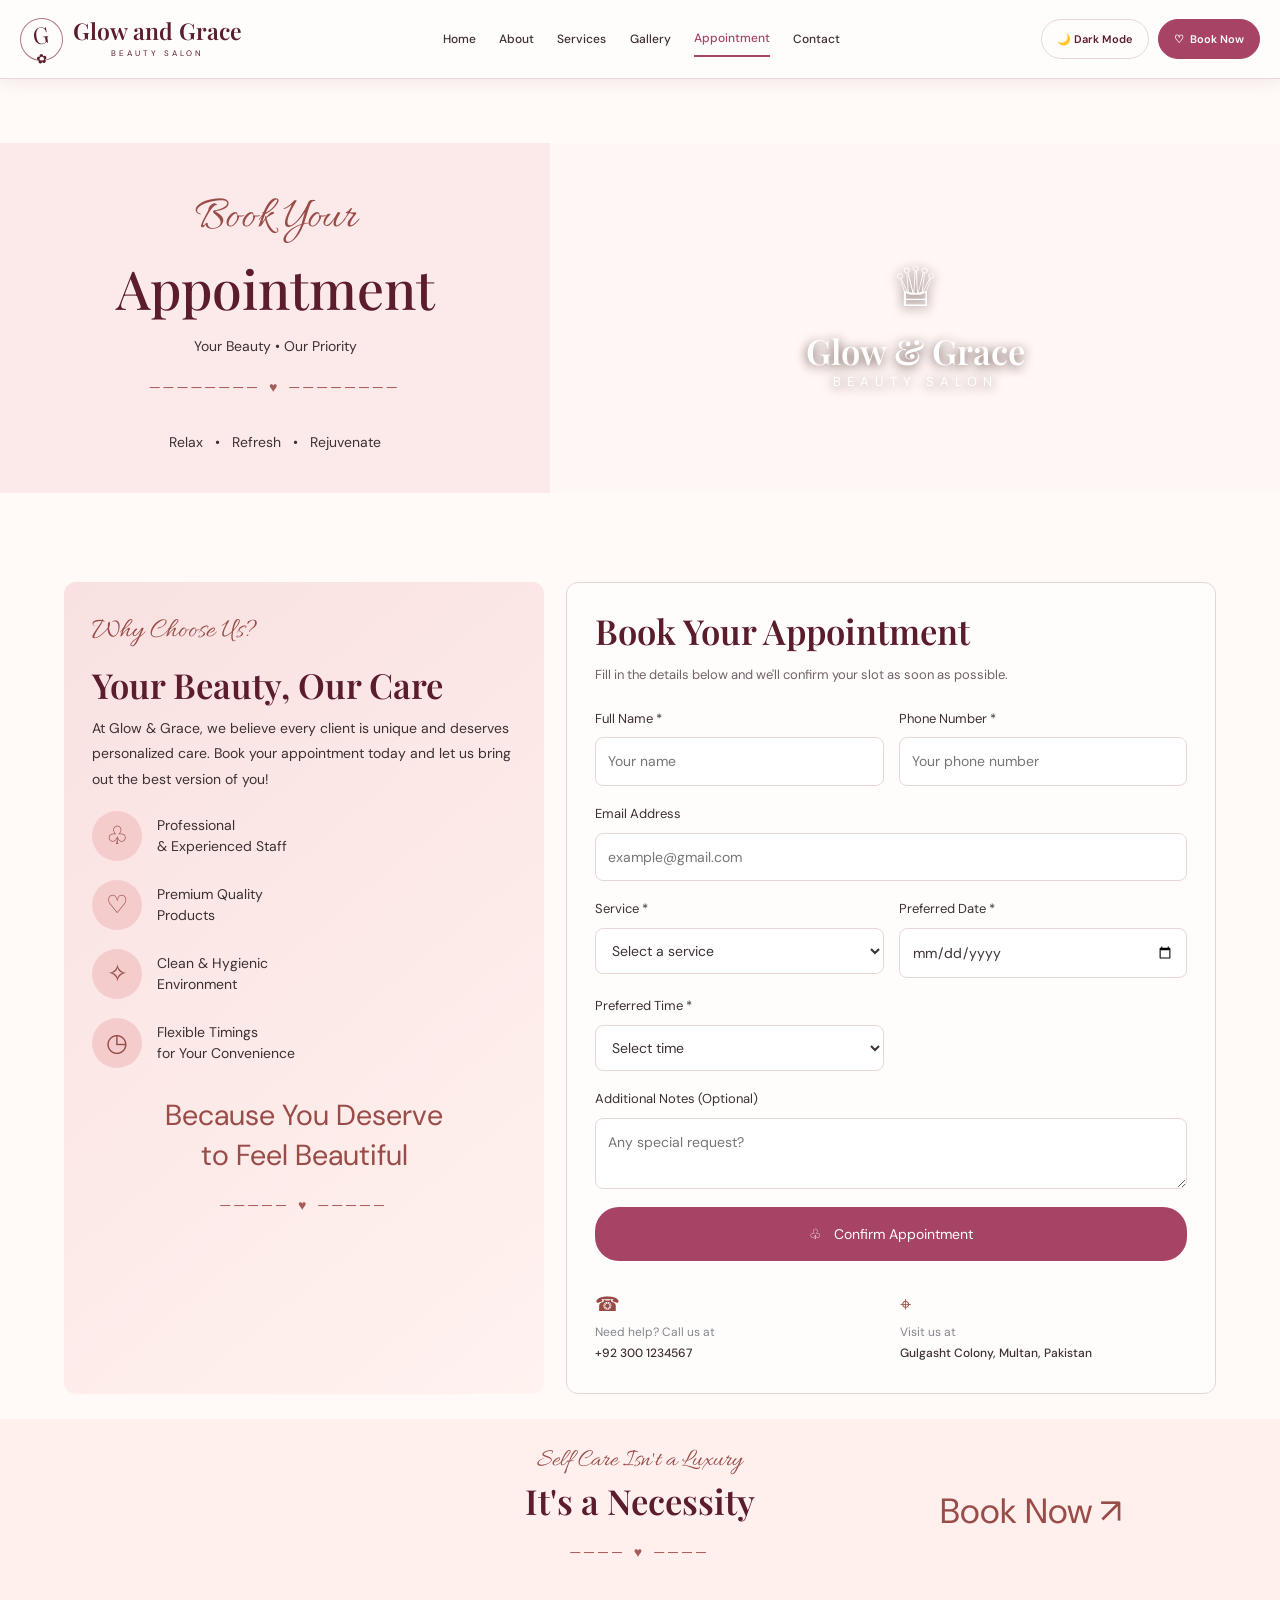
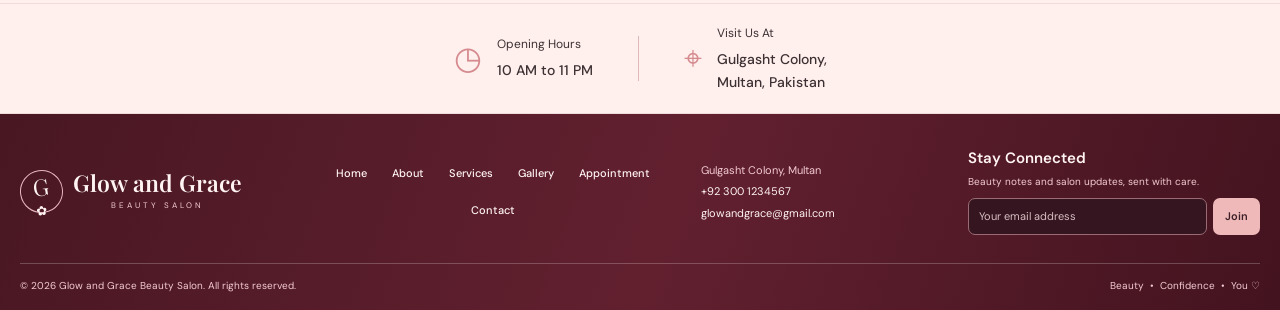
<file: appointment.html>
<!DOCTYPE html>
<html lang="en">
<head>
<meta charset="UTF-8">
<meta name="viewport" content="width=device-width, initial-scale=1.0">
<title>Appointment | Glow & Grace Beauty Salon</title>
<link href="https://fonts.googleapis.com/css2?family=DM+Sans:wght@400;500;600;700&family=Playfair+Display:wght@500;600;700&family=Allura&display=swap" rel="stylesheet">
<style>
* { margin: 0; padding: 0; box-sizing: border-box; }
body { font-family: 'DM Sans', sans-serif; background: #fffdfb; color: #222; }
a { text-decoration: none; color: inherit; }
header { background: #111113; color: white; padding: 18px 5%; display: flex; justify-content: space-between; align-items: center; gap: 20px; }
.logo { color: #efb9b9; font-family: 'Dancing Script', cursive; font-size: 32px; white-space: nowrap; }
.logo small { display: block; font-family: 'DM Sans', sans-serif; font-size: 10px; letter-spacing: 5px; text-align: center; }
nav { display: flex; gap: 23px; align-items: center; flex-wrap: wrap; }
nav a { font-size: 13px; }
nav a:hover { color: #efb9b9; }
.book-btn { background: #efb9b9; padding: 12px 20px; border-radius: 10px; color: #171313; white-space: nowrap; }
.hero { display: grid; grid-template-columns: 43% 57%; min-height: 350px; position: relative; }
/* THEME - CONTACT PAGE JAISA - SIRF YE ADD HUA HAI */
.theme-place { position: absolute; right: 4%; top: 22%; z-index: 2; text-align: center; }
.theme-toggle { background: #fff; color: #5b1d2c; border: 1px solid #ead6d6; border-radius: 25px; padding: 12px 20px; font-size: 12px; font-weight: 600; font-family: Arial, sans-serif; cursor: pointer; box-shadow: 0 4px 12px rgba(0,0,0,.15); }
.hero-left { background: #fceaea; display: flex; flex-direction: column; justify-content: center; align-items: center; text-align: center; padding: 35px 20px; }
.script { font-family: 'Dancing Script', cursive; color: #994c48; }
.hero-left .script { font-size: 46px; }
.hero h1 { font-family: 'Playfair Display', serif; font-size: 48px; font-weight: 500; }
.hero-left p { margin-top: 15px; }
.heart { margin: 18px 0; color: #a85b58; letter-spacing: 4px; }
.hero-right { position: relative; min-height: 350px; background-image: linear-gradient(rgba(255,235,235,.08), rgba(255,235,235,.08)), url("https://images.unsplash.com/photo-1560066984-138dadb4c035?auto=format&fit=crop&w=1400&q=90"); background-size: cover; background-position: center; display: flex; align-items: center; justify-content: center; }
.image-logo { text-align: center; color: #fff; text-shadow: 0 2px 12px #583b35; }
.image-logo .crown { font-size: 55px; }
.image-logo h2 { font-family: 'Dancing Script', cursive; font-size: 48px; }
.image-logo p { letter-spacing: 6px; font-size: 13px; }
.content { display: grid; grid-template-columns: .85fr 1.15fr; gap: 22px; padding: 25px 5%; }
.why { background: linear-gradient(140deg, #f9e1e1, #fff2ef); border-radius: 10px; padding: 28px; }
.why .script { font-size: 28px; }
h2 { font-family: 'Playfair Display', serif; font-weight: 500; }
.why h2 { font-size: 29px; margin: 10px 0; }
.why > p { font-size: 14px; line-height: 1.8; }
.feature { display: flex; align-items: center; gap: 15px; margin-top: 19px; font-size: 14px; line-height: 1.5; }
.feature span { display: grid; place-items: center; background: #f5cccc; color: #944a47; width: 50px; height: 50px; border-radius: 50%; font-size: 25px; flex-shrink: 0; }
.quote { font-family: 'Dancing Script', cursive; color: #994c48; font-size: 29px; text-align: center; line-height: 1.4; margin-top: 27px; }
.booking { border: 1px solid #f0dddd; padding: 28px; border-radius: 10px; }
.booking h2 { font-size: 30px; }
.description { color: #777; font-size: 13px; line-height: 1.7; margin: 12px 0 22px; }
form { display: grid; grid-template-columns: 1fr 1fr; gap: 18px 15px; }
.field { display: flex; flex-direction: column; gap: 8px; min-width: 0; }
.full { grid-column: 1 / -1; }
label { font-size: 13px; }
input, select, textarea { width: 100%; padding: 12px; font: inherit; font-size: 13px; border: 1px solid #dedede; border-radius: 5px; background: white; }
textarea { resize: vertical; min-height: 65px; }
input.error, select.error, textarea.error { border-color: #d6304a; background: #fff2f4; }
.error-msg { display: none; color: #d6304a; font-size: 12px; margin-top: 2px; line-height: 1.4; }
.error-msg.show { display: block; }
.submit { grid-column: 1 / -1; border: none; background: linear-gradient(100deg, #eaa4a6, #d9868b); color: white; padding: 16px; border-radius: 9px; font: inherit; cursor: pointer; }
.contact { display: grid; grid-template-columns: 1fr 1fr; gap: 18px; margin-top: 25px; font-size: 12px; line-height: 1.8; overflow-wrap: anywhere; }
.contact strong { font-weight: 500; }
.promo { background: #f9e1e1; padding: 22px 5%; display: grid; grid-template-columns: 1fr 1fr 1fr; gap: 20px; align-items: center; text-align: center; }
.promo-img { height: 110px; background: url("https://images.unsplash.com/photo-1596462502278-27bfdc403348?auto=format&fit=crop&w=700&q=85") center/cover; border-radius: 7px; }
.promo .script { font-size: 25px; }
.promo h2 { font-size: 28px; }
.promo a { font-family: 'Dancing Script', cursive; font-size: 35px; color: #994c48; }
.information { background: #fff0f0; border-top: 1px solid #f1dada; border-bottom: 1px solid #f1dada; padding: 20px 5%; display: flex; justify-content: center; align-items: center; gap: 45px; }
.info-item { display: flex; align-items: center; gap: 15px; }
.info-icon { font-size: 32px; color: #d58a8e; }
.info-item p { font-size: 12px; margin-bottom: 5px; }
.info-item strong { font-size: 14px; font-weight: 500; }
.separator { height: 45px; width: 1px; background: #dfb9b9; }
footer { background: #111113; color: #f3c0c2; padding: 28px 5% 0; }
.footer-top { display: grid; grid-template-columns: 1fr 1.3fr 1fr; gap: 25px; align-items: center; padding-bottom: 25px; }
.footer-links { display: flex; justify-content: center; flex-wrap: wrap; gap: 18px; }
.footer-links a { color: #fff; font-size: 12px; }
.social { text-align: center; margin-top: 17px; letter-spacing: 12px; }
.newsletter { color: white; border-left: 1px solid #554646; padding-left: 20px; font-size: 12px; line-height: 1.8; }
.newsletter form { display: flex; margin-top: 10px; gap: 5px; }
.newsletter input { min-width: 0; background: #202020; color: white; }
.newsletter button { border: none; background: #efb9b9; padding: 0 12px; border-radius: 4px; cursor: pointer; }
.footer-bottom { border-top: 1px solid #514343; padding: 17px 0; display: flex; justify-content: space-between; flex-wrap: wrap; gap: 12px; color: #d8caca; font-size: 10px; }
@media(max-width: 850px) {
  header { flex-wrap: wrap; justify-content: center; }
  nav { justify-content: center; }
  .hero { grid-template-columns: 1fr 1fr; }
  .content { grid-template-columns: 1fr; }
  .footer-top { grid-template-columns: 1fr 1fr; }
  .newsletter { grid-column: 1 / -1; border-left: none; border-top: 1px solid #554646; padding: 18px 0 0; }
  .theme-place { top: 12%; right: 3%; }
}
@media(max-width: 550px) {
  .hero { grid-template-columns: 1fr; }
  .hero-left { padding: 40px 15px; }
  .hero h1 { font-size: 39px; }
  .hero-right { min-height: 270px; }
  .content { padding: 15px; }
  .why, .booking { padding: 22px 17px; }
  form { grid-template-columns: 1fr; }
  .full, .submit { grid-column: 1; }
  .contact { grid-template-columns: 1fr; }
  .promo { grid-template-columns: 1fr 1fr; }
  .promo-img { grid-column: 1 / -1; }
  .information { flex-direction: column; align-items: flex-start; gap: 20px; }
  .separator { width: 100%; height: 1px; }
  .footer-top { grid-template-columns: 1fr; }
  .footer-top > .logo { justify-content: center; }
  .newsletter { grid-column: 1; }
  .footer-bottom { justify-content: center; text-align: center; }
}
body.dark-mode { background: #241923; color: #f8edf5; }
body.dark-mode header { background: #1b131c; }
body.dark-mode .hero-left { background: #352536; color: #f8edf5; }
body.dark-mode .script, body.dark-mode .quote, body.dark-mode .promo a { color: #f3b8d7; }
body.dark-mode .hero-right { background-image: linear-gradient(rgba(36,25,35,.35), rgba(36,25,35,.35)), url("https://images.unsplash.com/photo-1560066984-138dadb4c035?auto=format&fit=crop&w=1400&q=90"); }
body.dark-mode .why { background: linear-gradient(140deg, #352536, #493246); color: #f8edf5; }
body.dark-mode .feature span { background: #493246; color: #f3b8d7; }
body.dark-mode .booking { background: #302230; border-color: #62465b; color: #f8edf5; }
body.dark-mode .description, body.dark-mode .contact span { color: #d9c5d5; }
body.dark-mode input, body.dark-mode select, body.dark-mode textarea { background: #241923; color: #fff0f7; border-color: #62465b; }
body.dark-mode input::placeholder, body.dark-mode textarea::placeholder { color: #cbb6c8; }
body.dark-mode .promo { background: #352536; color: #f8edf5; }
body.dark-mode .information { background: #302230; color: #f8edf5; border-color: #62465b; }
body.dark-mode .separator { background: #62465b; }
body.dark-mode footer { background: linear-gradient(100deg, #1b131c, #302030, #1b131c); }
body.dark-mode .newsletter input { background: #241923; color: white; }
body.dark-mode .theme-toggle { background: #493246 !important; color: #fff0f7 !important; border-color: #e8a0c5 !important; }
@media (max-width: 550px) { body.dark-mode .hero-left { background: #352536; } }
</style>
<link rel="stylesheet" href="site.css">
<script src="site-shell.js" defer></script>
</head>
<body>
<div data-site-header></div>
<section class="hero">
<div class="hero-left"><span class="script">Book Your</span><h1>Appointment</h1><p>Your Beauty • Our Priority</p><div class="heart">──────── ♥ ────────</div><p>Relax &nbsp; • &nbsp; Refresh &nbsp; • &nbsp; Rejuvenate</p></div>
<div class="hero-right"><div class="image-logo"><div class="crown">♕</div><h2>Glow &amp; Grace</h2><p>BEAUTY SALON</p></div></div>
</section>
<main class="content">
<section class="why">
<span class="script">Why Choose Us?</span><h2>Your Beauty, Our Care</h2>
<p>At Glow &amp; Grace, we believe every client is unique and deserves personalized care. Book your appointment today and let us bring out the best version of you!</p>
<div class="feature"><span>♧</span><p>Professional<br>&amp; Experienced Staff</p></div>
<div class="feature"><span>♡</span><p>Premium Quality<br>Products</p></div>
<div class="feature"><span>✧</span><p>Clean &amp; Hygienic<br>Environment</p></div>
<div class="feature"><span>◷</span><p>Flexible Timings<br>for Your Convenience</p></div>
<div class="quote">Because You Deserve<br>to Feel Beautiful</div>
<div class="heart" style="text-align:center">───── ♥ ─────</div>
</section>
<section class="booking" id="booking">
<h2>Book Your Appointment</h2>
<p class="description">Fill in the details below and we'll confirm your slot as soon as possible.</p>
<form id="appointmentForm" novalidate>
<div class="field"><label for="name">Full Name *</label><input id="name" name="name" type="text" placeholder="Your name"><span class="error-msg" id="nameError">Please enter a valid name (only letters, min 3 characters)</span></div>
<div class="field"><label for="phone">Phone Number *</label><input id="phone" name="phone" type="tel" placeholder="Your phone number"><span class="error-msg" id="phoneError">Please enter a valid phone number (e.g. 03001234567)</span></div>
<div class="field full"><label for="email">Email Address</label><input id="email" name="email" type="email" placeholder="example@gmail.com"><span class="error-msg" id="emailError">Please enter a valid email address</span></div>
<div class="field"><label for="service">Service *</label><select id="service" name="service"><option value="">Select a service</option><option>Facial &amp; Skin Care</option><option>Hair Styling</option><option>Hair Cut &amp; Treatment</option><option>Bridal Makeup</option><option>Party Makeup</option><option>Manicure &amp; Pedicure</option><option>Waxing &amp; Threading</option><option>Mehndi</option></select><span class="error-msg" id="serviceError">Please select a service</span></div>
<div class="field"><label for="date">Preferred Date *</label><input id="date" name="date" type="date"><span class="error-msg" id="dateError">Please select today or a future date</span></div>
<div class="field"><label for="time">Preferred Time *</label><select id="time" name="time"><option value="">Select time</option><option>10:00 AM</option><option>11:00 AM</option><option>12:00 PM</option><option>1:00 PM</option><option>2:00 PM</option><option>3:00 PM</option><option>4:00 PM</option><option>5:00 PM</option><option>6:00 PM</option><option>7:00 PM</option><option>8:00 PM</option><option>9:00 PM</option><option>10:00 PM</option><option>11:00 PM</option></select><span class="error-msg" id="timeError">Please select your preferred time</span></div>
<div class="field full"><label for="notes">Additional Notes (Optional)</label><textarea id="notes" name="notes" placeholder="Any special request?"></textarea></div>
<button class="submit" type="submit">♧ &nbsp; Confirm Appointment</button>
</form>
<div class="contact">
<div><span style="color:#984a45;font-size:20px">☎</span><br><span style="color:#85858d">Need help? Call us at</span><br><strong>+92 300 1234567</strong></div>
<div><span style="color:#984a45;font-size:20px">⌖</span><br><span style="color:#85858d">Visit us at</span><br><strong>Gulgasht Colony, Multan, Pakistan</strong></div>
</div>
</section>
</main>
<section class="promo">
<div class="promo-img"></div>
<div><span class="script">Self Care Isn't a Luxury</span><h2>It's a Necessity</h2><div class="heart">──── ♥ ────</div></div>
<a href="#booking">Book Now ↗</a>
</section>
<section class="information">
<div class="info-item"><span class="info-icon">◷</span><div><p>Opening Hours</p><strong>10 AM to 11 PM</strong></div></div>
<div class="separator"></div>
<div class="info-item"><span class="info-icon">⌖</span><div><p>Visit Us At</p><strong>Gulgasht Colony,<br>Multan, Pakistan</strong></div></div>
</section>
<div data-site-footer></div>
<script>
const dateField = document.getElementById("date");
const appointmentForm = document.getElementById("appointmentForm");
function getToday() { const now = new Date(); return new Date(now.getTime() - now.getTimezoneOffset() * 60000).toISOString().split("T")[0]; }
dateField.min = getToday();
function showError(inputId, errorId, isValid){ const input = document.getElementById(inputId); const err = document.getElementById(errorId); if(isValid){ input.classList.remove("error"); err.classList.remove("show"); } else { input.classList.add("error"); err.classList.add("show"); } return isValid; }
function validateName(){ const v = document.getElementById("name").value.trim(); return showError("name","nameError", /^[A-Za-z\s]{3,}$/.test(v)); }
function validatePhone(){ const v = document.getElementById("phone").value.trim().replace(/[\s-]/g,""); const clean = v.startsWith("+92") ? "0" + v.slice(3) : v; return showError("phone","phoneError", /^03\d{9}$/.test(clean)); }
function validateEmail(){ const v = document.getElementById("email").value.trim(); if(v === "") return showError("email","emailError", true); return showError("email","emailError", /^[^\s@]+@[^\s@]+\.[^\s@]{2,}$/.test(v)); }
function validateService(){ const v = document.getElementById("service").value; return showError("service","serviceError", v !== ""); }
function validateDate(){ const v = dateField.value; if(v === "") return showError("date","dateError", false); return showError("date","dateError", v >= getToday()); }
function validateTime(){ const v = document.getElementById("time").value; return showError("time","timeError", v !== ""); }
["name","phone","email","service","date","time"].forEach(id=>{ document.getElementById(id).addEventListener("input", ()=>{ if(id==="name") validateName(); if(id==="phone") validatePhone(); if(id==="email") validateEmail(); if(id==="service") validateService(); if(id==="date") validateDate(); if(id==="time") validateTime(); }); document.getElementById(id).addEventListener("change", ()=>{ if(id==="name") validateName(); if(id==="phone") validatePhone(); if(id==="email") validateEmail(); if(id==="service") validateService(); if(id==="date") validateDate(); if(id==="time") validateTime(); }); });
appointmentForm.addEventListener("submit", function(event) { event.preventDefault(); const okName = validateName(); const okPhone = validatePhone(); const okEmail = validateEmail(); const okService = validateService(); const okDate = validateDate(); const okTime = validateTime(); if (!okName || !okPhone || !okEmail || !okService || !okDate || !okTime) { return; } const name = document.getElementById("name").value.trim(); const service = document.getElementById("service").value; const date = dateField.value; const time = document.getElementById("time").value; alert("Thank you, " + name + "!\n\n" + "Your appointment request has been recorded in this demo.\n\n" + "Service: " + service + "\n" + "Date: " + date + "\n" + "Time: " + time + "\n\n" + "Glow & Grace Beauty Salon"); appointmentForm.reset(); dateField.min = getToday(); });
</script>
</body>
</html>
</file>
<file: site.css>
:root {
  --site-ink: #3c3033;
  --site-muted: #716267;
  --site-maroon: #5b1d2c;
  --site-berry: #a74466;
  --site-berry-dark: #862f4b;
  --site-pale: #fff9f7;
  --site-surface: #fffdfc;
  --site-soft-pink: #fff0ee;
  --site-border: #ead6d6;
  --site-body-font: "DM Sans", Arial, sans-serif;
  --site-heading-font: "Playfair Display", Georgia, serif;
}

* {
  box-sizing: border-box;
  font-family: var(--site-body-font) !important;
}

html {
  scroll-behavior: smooth;
}

body {
  margin: 0 !important;
  background: var(--site-pale) !important;
  color: var(--site-ink) !important;
  font-family: var(--site-body-font) !important;
  font-size: 14px;
  line-height: 1.6;
}

.site-skip-link {
  position: absolute;
  top: 8px;
  left: -9999px;
  z-index: 1100;
  padding: 10px 14px;
  border-radius: 6px;
  color: #fff;
  background: var(--site-maroon);
}

.site-skip-link:focus {
  left: 8px;
}

.site-visually-hidden {
  position: absolute !important;
  width: 1px !important;
  height: 1px !important;
  padding: 0 !important;
  margin: -1px !important;
  overflow: hidden !important;
  clip: rect(0, 0, 0, 0) !important;
  white-space: nowrap !important;
  border: 0 !important;
}

h1,
h2,
h3,
h4 {
  color: var(--site-maroon) !important;
  font-family: var(--site-heading-font) !important;
  font-weight: 600;
  line-height: 1.2;
}

h1 {
  font-size: clamp(2.15rem, 4.3vw, 3.35rem) !important;
}

h2 {
  font-size: clamp(1.55rem, 2.7vw, 2.25rem) !important;
}

h3 {
  font-size: 1.2rem !important;
}

p {
  font-family: var(--site-body-font) !important;
}

.script,
.hero-script,
.handwritten,
.caption,
.signature,
.cta-script,
.quote p,
.image-caption {
  font-family: "Allura", "Dancing Script", cursive !important;
}

a {
  transition: color .18s ease, background-color .18s ease;
}

body .hero {
  min-height: clamp(280px, 32vw, 380px) !important;
  padding-block: clamp(40px, 6vw, 64px) !important;
}

body .section {
  padding-block: clamp(36px, 5vw, 56px) !important;
}

body .content,
body .main-section,
body .contact-info,
body .features,
body .services-wrap,
body .filter-wrap,
body .grid,
body .promo,
body .information,
body .social {
  padding-left: clamp(18px, 5vw, 72px) !important;
  padding-right: clamp(18px, 5vw, 72px) !important;
}

button,
input,
select,
textarea {
  font: inherit;
}

button:focus-visible,
a:focus-visible,
input:focus-visible,
select:focus-visible,
textarea:focus-visible {
  outline: 3px solid #d986a6;
  outline-offset: 3px;
}

.site-header {
  position: sticky;
  top: 0;
  z-index: 1000;
  display: block !important;
  width: 100%;
  padding: 0 !important;
  color: var(--site-ink) !important;
  background: rgba(255, 253, 252, .97) !important;
  border-bottom: 1px solid var(--site-border);
  box-shadow: 0 3px 16px rgba(57, 29, 39, .07);
  backdrop-filter: blur(12px);
}

.site-header-inner {
  width: min(100% - 40px, 1360px);
  min-height: 78px;
  margin: 0 auto;
  display: flex;
  align-items: center;
  justify-content: space-between;
  gap: clamp(14px, 2vw, 28px);
}

.site-brand {
  display: inline-flex !important;
  align-items: center;
  flex: 0 0 auto;
  gap: 10px;
  min-width: 220px;
  padding: 0 !important;
  color: var(--site-maroon) !important;
  text-align: left;
  text-decoration: none !important;
}

.site-brand-mark {
  width: 43px;
  height: 43px;
  display: grid;
  place-items: center;
  border: 1px solid #b77a87;
  border-radius: 50%;
  font: 23px var(--site-heading-font) !important;
  transform: rotate(-8deg);
}

.site-brand-mark span {
  margin-left: -5px;
  font-size: 13px !important;
}

.site-brand-copy {
  display: block;
}

.site-brand-name {
  display: block;
  font: 600 23px/1.05 var(--site-heading-font) !important;
  white-space: nowrap;
}

.site-brand-sub {
  display: block;
  margin-top: 4px;
  font-size: 8px !important;
  letter-spacing: 3px;
  text-align: center;
}

.site-nav {
  display: flex !important;
  align-items: center;
  justify-content: center;
  flex: 1 1 auto;
  gap: clamp(12px, 1.8vw, 27px) !important;
  min-width: 0;
  margin: 0 !important;
  font-size: 12px !important;
  white-space: nowrap;
}

.site-nav a,
.site-footer-nav a {
  padding: 9px 0 !important;
  color: var(--site-ink) !important;
  font: 500 12px var(--site-body-font) !important;
  text-decoration: none !important;
}

.site-nav a:hover,
.site-nav a.active,
.site-footer-nav a:hover {
  color: var(--site-berry) !important;
}

.site-nav a.active {
  border-bottom: 2px solid var(--site-berry);
}

.site-actions {
  display: flex;
  align-items: center;
  flex: 0 0 auto;
  gap: 9px;
  white-space: nowrap;
}

.site-theme-toggle,
.site-book {
  min-height: 40px;
  display: inline-flex;
  align-items: center;
  justify-content: center;
  gap: 7px;
  padding: 9px 15px !important;
  border: 1px solid var(--site-border) !important;
  border-radius: 24px !important;
  font: 600 11px var(--site-body-font) !important;
  text-decoration: none !important;
  cursor: pointer;
  transition: background-color .18s ease, color .18s ease, transform .18s ease;
}

.site-theme-toggle {
  color: var(--site-maroon) !important;
  background: var(--site-surface) !important;
}

.site-theme-toggle:hover {
  background: var(--site-soft-pink) !important;
}

.site-book {
  color: #fff !important;
  background: var(--site-berry) !important;
  border-color: var(--site-berry) !important;
}

.site-book:hover {
  background: var(--site-berry-dark) !important;
  border-color: var(--site-berry-dark) !important;
  transform: translateY(-1px);
}

.site-footer {
  display: block !important;
  padding: 0 !important;
  color: #fff4f3 !important;
  background: linear-gradient(110deg, #481722, #62202f 52%, #43131f) !important;
}

.site-footer-inner {
  width: min(100% - 40px, 1360px);
  margin: 0 auto;
  padding: 34px 0 16px;
  display: grid;
  grid-template-columns: minmax(190px, 1fr) minmax(270px, 1.35fr) minmax(170px, .9fr) minmax(200px, 1.1fr);
  align-items: center;
  gap: 28px;
}

.site-footer-brand,
.site-footer .site-brand {
  min-width: 0;
  color: #fff4f3 !important;
}

.site-footer .site-brand-mark {
  border-color: #e7b5bf;
}

.site-footer .site-brand-name {
  color: #fff4f3 !important;
}

.site-footer .site-brand-sub {
  color: #f3cbd3 !important;
}

.site-footer-nav {
  display: flex !important;
  justify-content: center;
  flex-wrap: wrap;
  gap: 5px clamp(13px, 2vw, 25px) !important;
  margin: 0 !important;
}

.site-footer .site-footer-nav a {
  color: #fff4f3 !important;
  font-size: 11px !important;
}

.site-footer-contact {
  display: grid;
  gap: 5px;
  color: #f3cbd3;
  font-size: 11px;
  line-height: 1.5;
}

.site-footer-contact a {
  color: #fff4f3 !important;
  text-decoration: none;
}

.site-footer-contact a:hover {
  color: #efb9b9 !important;
}

.site-newsletter {
  color: #fff4f3;
  font-size: 11px;
}

.site-newsletter strong {
  font: 600 15px var(--site-heading-font);
}

.site-newsletter p {
  margin: 5px 0 9px;
  color: #f3cbd3;
  font-size: 10px;
  line-height: 1.5;
}

.site-newsletter form {
  display: flex;
  align-items: stretch;
  gap: 6px;
}

.site-newsletter input {
  min-width: 0;
  flex: 1 1 auto;
  padding: 9px 10px !important;
  border: 1px solid #9a6b75 !important;
  border-radius: 7px !important;
  color: #fff !important;
  background: #35151f !important;
  font-size: 11px !important;
}

.site-newsletter input::placeholder {
  color: #d7bec4;
}

.site-newsletter button {
  flex: 0 0 auto;
  padding: 0 12px !important;
  border: 0 !important;
  border-radius: 7px !important;
  color: #3c2028 !important;
  background: #efb9b9 !important;
  font-size: 11px !important;
  font-weight: 600;
  cursor: pointer;
}

.site-footer-bottom {
  grid-column: 1 / -1;
  display: flex;
  justify-content: space-between;
  flex-wrap: wrap;
  gap: 8px 20px;
  padding-top: 14px;
  border-top: 1px solid rgba(255, 255, 255, .22);
  color: #f3cbd3;
  font-size: 10px;
}

body .hero .image-logo h2 {
  color: #fff !important;
  text-shadow: 0 2px 12px #583b35;
}

body .btn,
body .book-btn,
body .submit-btn,
body .submit,
body .book {
  border-radius: 24px !important;
  font-family: var(--site-body-font) !important;
}

body .btn,
body .book-btn,
body .submit-btn,
body .submit,
body .book {
  color: #fff !important;
  background: var(--site-berry) !important;
  border-color: var(--site-berry) !important;
}

body .btn:hover,
body .book-btn:hover,
body .submit-btn:hover,
body .submit:hover,
body .book:hover {
  color: #fff !important;
  background: var(--site-berry-dark) !important;
}

body .filter button,
body .filter-btn {
  border-color: var(--site-border) !important;
  border-radius: 22px !important;
  font-family: var(--site-body-font) !important;
}

body .filter button.active,
body .filter-btn.active {
  color: #fff !important;
  background: var(--site-berry) !important;
  border-color: var(--site-berry) !important;
}

body input,
body select,
body textarea {
  border-color: var(--site-border);
  border-radius: 8px;
  color: var(--site-ink);
  font-family: var(--site-body-font) !important;
}

body input:focus,
body select:focus,
body textarea:focus {
  border-color: var(--site-berry);
}

body .why,
body .booking,
body .form-box,
body .location-box,
body .info-card,
body .visit-card,
body .address,
body .value-card,
body .service-card,
body .item,
body .price-list,
body .bridal-packages,
body .feature {
  border-color: var(--site-border) !important;
  border-radius: 12px;
}

body .booking,
body .form-box,
body .location-box,
body .info-card,
body .visit-card,
body .address,
body .value-card,
body .service-card,
body .item,
body .price-list,
body .bridal-packages {
  background-color: var(--site-surface) !important;
}

body .features,
body .filter-wrap,
body .promo,
body .information,
body .cta-strip,
body .promise,
body .about-band,
body .gallery-strip {
  background-color: var(--site-soft-pink) !important;
}

body .description,
body .service-copy p,
body .story-copy p,
body .section-heading p,
body .value-card p,
body .visit-detail span {
  color: var(--site-muted);
}

@media (max-width: 1100px) {
  .site-header-inner {
    min-height: 72px;
    flex-wrap: wrap;
    justify-content: center;
    gap: 7px 22px;
    padding: 10px 0;
  }

  .site-brand {
    min-width: 0;
  }

  .site-nav {
    order: 3;
    flex-basis: 100%;
    gap: clamp(12px, 2vw, 25px) !important;
  }

  .site-actions {
    margin-left: auto;
  }

  .site-footer-inner {
    grid-template-columns: repeat(2, minmax(0, 1fr));
  }
}

@media (max-width: 650px) {
  .site-header {
    position: relative;
  }

  .site-header-inner {
    width: min(100% - 28px, 560px);
    gap: 9px;
    padding: 12px 0;
  }

  .site-brand {
    flex: 1 1 auto;
  }

  .site-brand-name {
    font-size: 21px !important;
  }

  .site-brand-mark {
    width: 39px;
    height: 39px;
  }

  .site-actions {
    width: 100%;
    justify-content: center;
    margin: 0;
  }

  .site-nav {
    order: initial;
    flex-basis: 100%;
    flex-wrap: wrap;
    justify-content: center;
    gap: 4px 17px !important;
    white-space: normal;
  }

  .site-nav a {
    padding: 5px 0 !important;
    font-size: 11px !important;
  }

  .site-theme-toggle,
  .site-book {
    min-height: 38px;
  }

  .site-footer-inner {
    width: min(100% - 32px, 560px);
    padding-top: 28px;
    grid-template-columns: 1fr;
    justify-items: center;
    gap: 20px;
    text-align: center;
  }

  .site-footer-brand {
    justify-content: center;
  }

  .site-footer-contact {
    justify-items: center;
  }

  .site-footer-bottom {
    justify-content: center;
    text-align: center;
  }

  h1 {
    font-size: clamp(2rem, 9vw, 2.8rem) !important;
  }
}

body.dark-mode {
  --site-ink: #f8edf5;
  --site-muted: #dbc8d7;
  --site-maroon: #f3b8d7;
  --site-berry: #d986b5;
  --site-berry-dark: #c36c9d;
  --site-pale: #241923;
  --site-surface: #302230;
  --site-soft-pink: #352536;
  --site-border: #62465b;
  background: var(--site-pale) !important;
  color: var(--site-ink) !important;
}

body.dark-mode .site-header {
  background: rgba(36, 25, 35, .97) !important;
  border-bottom-color: var(--site-border);
}

body.dark-mode .site-brand,
body.dark-mode .site-nav a,
body.dark-mode .site-theme-toggle {
  color: var(--site-ink) !important;
}

body.dark-mode .site-theme-toggle,
body.dark-mode .site-book {
  background: var(--site-surface) !important;
  border-color: var(--site-border) !important;
}

body.dark-mode .site-book {
  color: var(--site-ink) !important;
}

body.dark-mode .site-nav a.active {
  border-color: var(--site-berry);
}

body.dark-mode .site-footer {
  background: linear-gradient(110deg, #1b131c, #302030 52%, #1b131c) !important;
}

body.dark-mode .site-footer .site-brand-name,
body.dark-mode .site-footer .site-footer-nav a,
body.dark-mode .site-footer-contact a {
  color: #fff4f3 !important;
}

body.dark-mode .site-newsletter input {
  color: #fff !important;
  background: #241923 !important;
}

body.dark-mode .site-newsletter button {
  color: #3c2028 !important;
}

body.dark-mode h1,
body.dark-mode h2,
body.dark-mode h3,
body.dark-mode h4 {
  color: var(--site-maroon) !important;
}

body.dark-mode .hero-copy,
body.dark-mode .hero-content {
  color: var(--site-ink);
  background: rgba(36, 25, 35, .84) !important;
}

body.dark-mode .hero h1,
body.dark-mode .hero h2:not(.image-logo h2),
body.dark-mode .hero p,
body.dark-mode .hero .eyebrow,
body.dark-mode .hero .heart {
  color: #fff0f7 !important;
}

body.dark-mode .hero-copy p,
body.dark-mode .hero-content p,
body.dark-mode .description,
body.dark-mode .service-copy p,
body.dark-mode .story-copy p,
body.dark-mode .section-heading p,
body.dark-mode .value-card p,
body.dark-mode .visit-detail span {
  color: var(--site-muted) !important;
}

body.dark-mode .hero-copy p,
body.dark-mode .hero-content p {
  color: #f8edf5 !important;
}

body.dark-mode .hero .hero-copy {
  background: rgba(36, 25, 35, .84) !important;
}

body.dark-mode .hero:after {
  content: "";
  position: absolute;
  inset: 0;
  z-index: 0;
  background: rgba(36, 25, 35, .36);
  pointer-events: none;
}

body.dark-mode .hero > * {
  position: relative;
  z-index: 1;
}

body.dark-mode .why,
body.dark-mode .booking,
body.dark-mode .form-box,
body.dark-mode .location-box,
body.dark-mode .info-card,
body.dark-mode .visit-card,
body.dark-mode .address,
body.dark-mode .value-card,
body.dark-mode .service-card,
body.dark-mode .item,
body.dark-mode .price-list,
body.dark-mode .bridal-packages {
  color: var(--site-ink) !important;
  background-color: var(--site-surface) !important;
}

body.dark-mode .features,
body.dark-mode .filter-wrap,
body.dark-mode .promo,
body.dark-mode .information,
body.dark-mode .cta-strip,
body.dark-mode .promise,
body.dark-mode .about-band,
body.dark-mode .gallery-strip {
  background-color: var(--site-soft-pink) !important;
}

body.dark-mode .filter button,
body.dark-mode .filter-btn {
  color: var(--site-ink);
  background: var(--site-surface);
  border-color: var(--site-border) !important;
}

body.dark-mode input,
body.dark-mode select,
body.dark-mode textarea {
  color: var(--site-ink) !important;
  background: #241923 !important;
  border-color: var(--site-border) !important;
}

body.dark-mode input::placeholder,
body.dark-mode textarea::placeholder {
  color: #cbb6c8;
}
</file>
